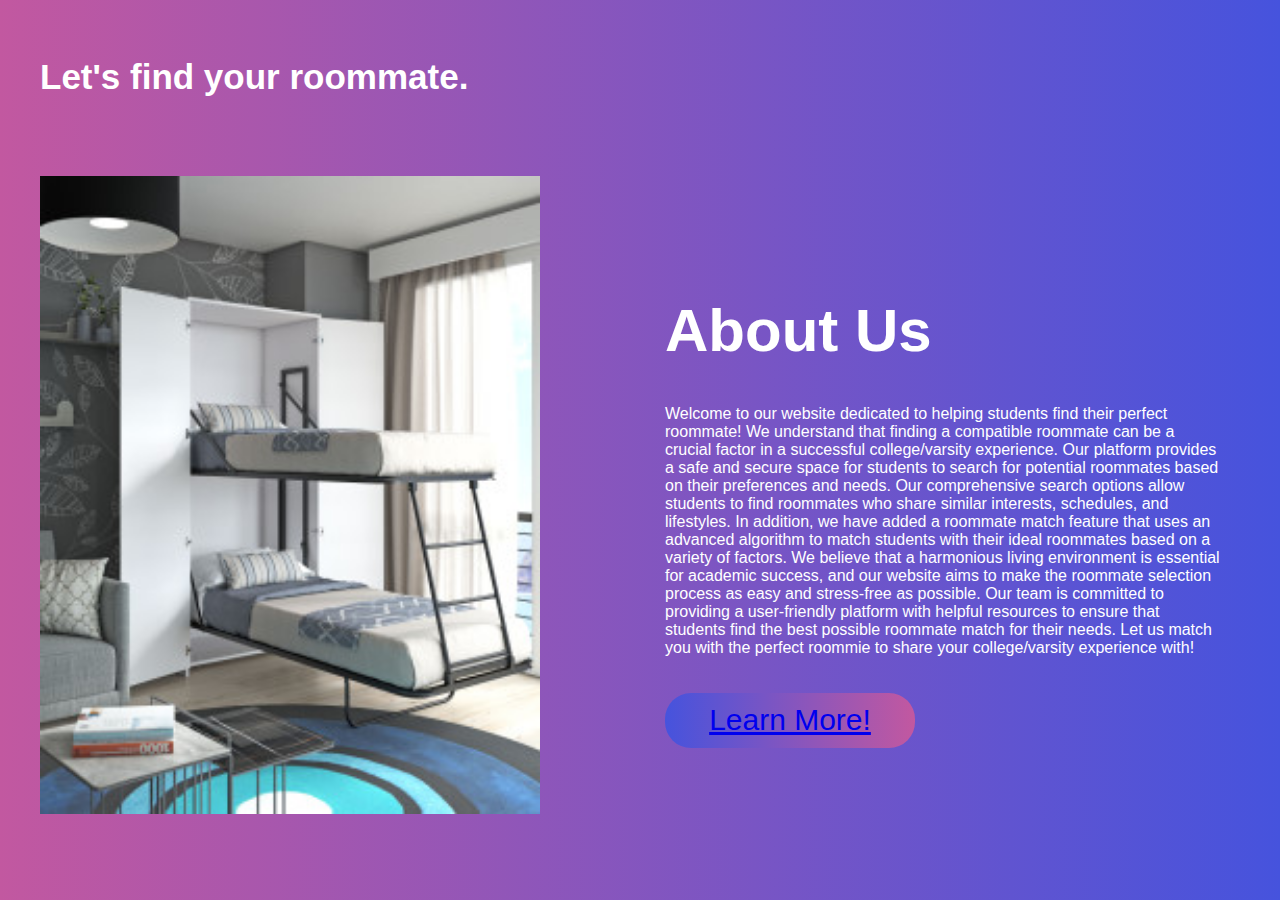
<file: AboutUsPage/index.html>
<!DOCTYPE html>
<html lang="en">
<head>
    <meta charset="UTF-8">
    <meta http-equiv="X-UA-Compatible" content="IE=edge">
    <meta name="viewport" content="width=device-width, initial-scale=1.0">
    <link rel="stylesheet" href="style.css">
    <link rel="stylesheet" href="https://stackpath.bootstrapcdn.com/font-awesome/4.7.0/css/font-awesome.min.css">
    <title>About Us</title>
</head>
<body>

    <div class="container">

    <div class="head">
        <div>
            <h2>Let's find your roommate.</h2>
        </div>

    </div>

    <div class="main">
    <div class="image">
        <img src="student_dorm.jpg" alt="studentRoom">
    </div>
    <div class="text">
        <h1>About Us</h1>
        <p>Welcome to our website dedicated to helping students find their perfect roommate! 
            We understand that finding a compatible roommate can be a crucial factor in a successful college/varsity experience. 
            Our platform provides a safe and secure space for students to search for potential roommates based on their preferences and needs. Our comprehensive search options allow students to find roommates who share similar interests, schedules, and lifestyles. 
            In addition, we have added a roommate match feature that uses an advanced algorithm to match students with their ideal roommates based on a variety of factors. We believe that a harmonious living environment is essential for academic success, and our website aims to 
            make the roommate selection process as easy and stress-free as possible. Our team is committed to providing a user-friendly platform with helpful resources to ensure that students find the best possible roommate 
            match for their needs. Let us match you with the perfect roommie to share your college/varsity experience with!</p>

            <button id="btn2"><a href="../MoreAboutUsPage/MoreUs.html">Learn More!</a></button>
        </div>

    </div>
    
    </div>
</body>
</html>
</file>
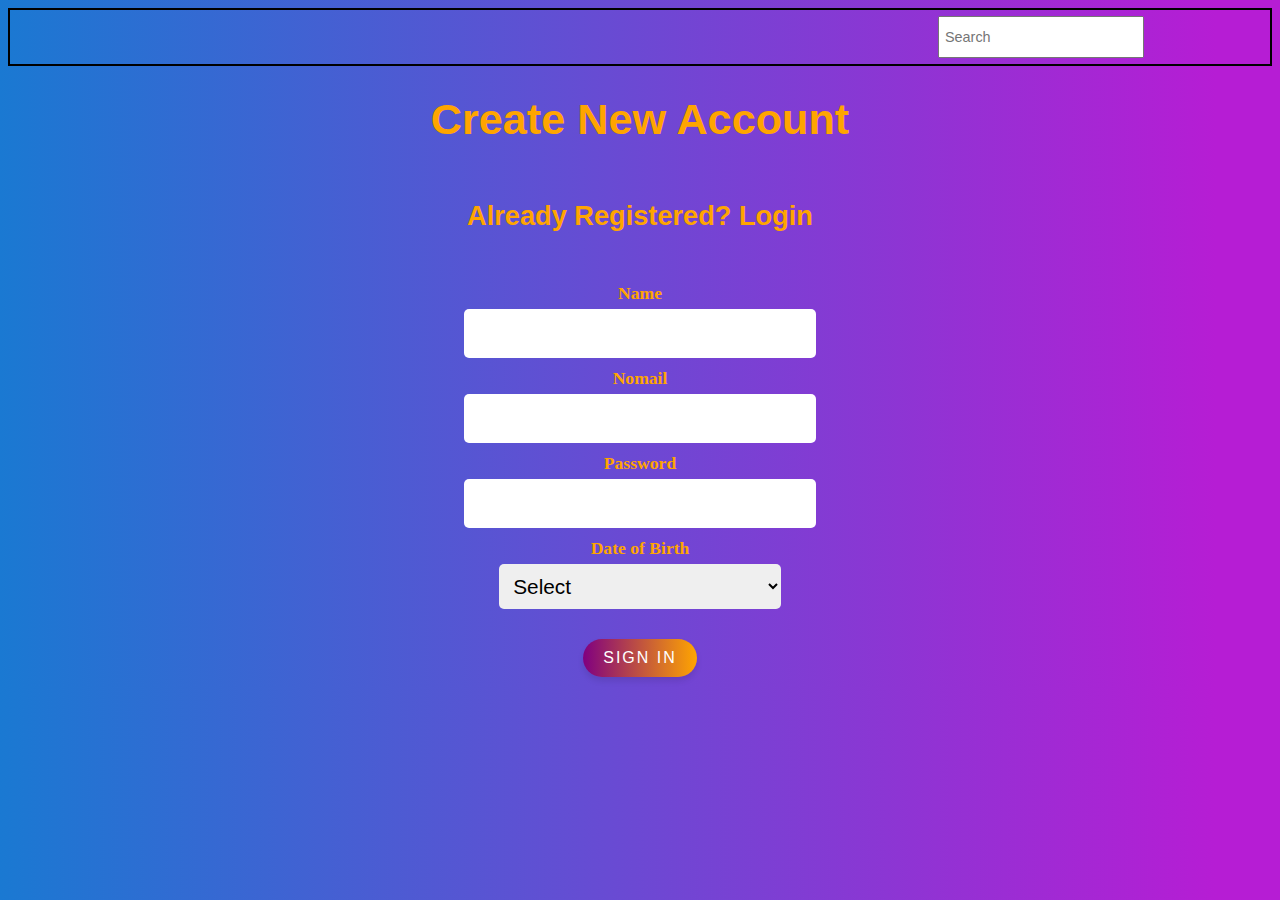
<file: Sign-In Page/index.html>
<!DOCTYPE html>
<html lang="en">
<head>
    <meta charset="UTF-8">
    <meta http-equiv="X-UA-Compatible" content="IE=edge">
    <meta name="viewport" content="width=device-width, initial-scale=1.0">
    <title>Sign-In</title>

    <link rel="stylesheet" href="style.css">

</head>
<body>

    <nav id="navigation">

        <input type="text" id="search-bar" placeholder="Search">

    </nav>

    <div id="center-div">

        <h1>Create New Account</h1>
        <h3>Already Registered? Login</h3>

        <form method="POST" id="center-form">

            <label for="name">Name</label>
            <input type="text" name="name" id="name" class="sign-in-inputs">

            <label for="email">Nomail</label>
            <input type="text" name="email" id="name" class="sign-in-inputs">

            <label for="password">Password</label>
            <input type="password" name="password" id="password" class="sign-in-inputs">

            <label for="dob">Date of Birth</label>
            <select name="dates" id="dates" class="sign-in-inputs">
                <option value="opt1">Select</option>
                <option value="opt2">Your</option>
                <option value="opt3">Date</option>
                <option value="opt4">Of</option>
                <option value="opt5">Birth</option>
            </select>

            <button id="sign-in-button">Sign In</button>

    </form>

    </div>
    
</body>
</html>
</file>
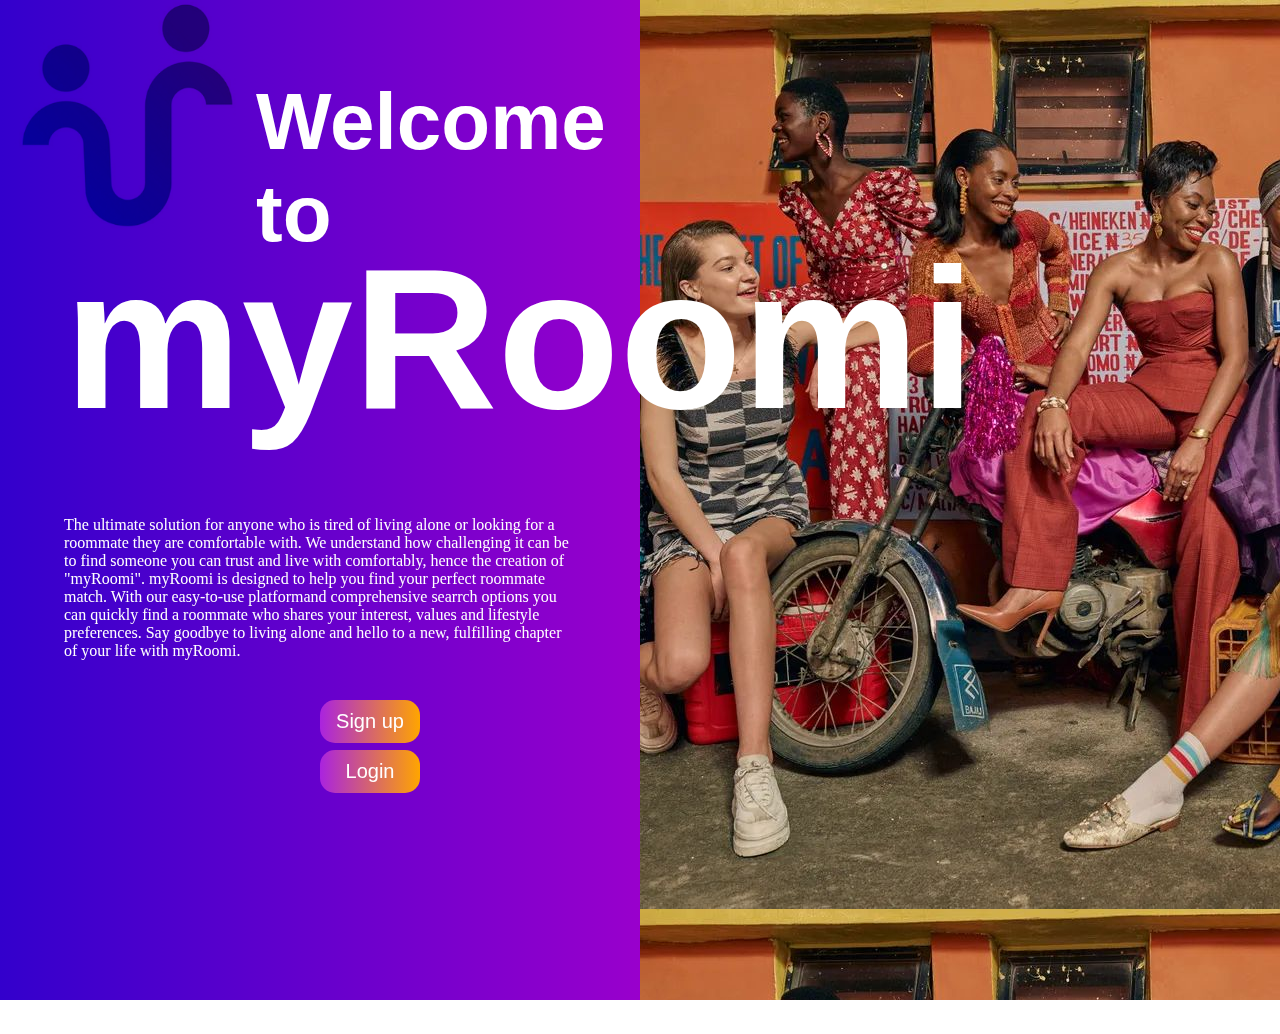
<file: WelcomePage/index.html>
<!DOCTYPE html>
<html lang="en">
<head>
    <meta charset="UTF-8">
    <meta http-equiv="X-UA-Compatible" content="IE=edge">
    <meta name="viewport" content="width=device-width, initial-scale=1.0">
    <title>Welcome Page</title>
    <link rel="stylesheet" href="style.css">
</head>
<body>
    
    <div class="holder">
        <div class="paragraph">

            <p class="image_container">
            </p>
            <img id="logo" src="logo.png" alt="">
            <h2>Welcome to</h2>
            <h1>myRoomi</h1>
            <p id="para1">
                The ultimate solution for anyone who is tired of living alone
                or looking for a roommate they are comfortable with. We 
                understand how challenging it can be to find someone you can trust and 
                live with comfortably, hence the creation of "myRoomi". 
                myRoomi is designed to help you find your perfect roommate match. With 
                our easy-to-use platformand comprehensive searrch options you can 
                quickly find a roommate who shares your interest, values and lifestyle
                preferences. Say goodbye to living alone and hello to a new, fulfilling
                chapter of your life with myRoomi.
            </p>

            <a href="../SignUpPage/index.php"><button type="submit" id="button1">Sign up</button></a>

            <br>

            <a href="../LogInPage/login.php"><button type="submit" id="button2">Login</button></a>

            </form>
        </div>
    </div> 
    
</body>
</html>
</file>
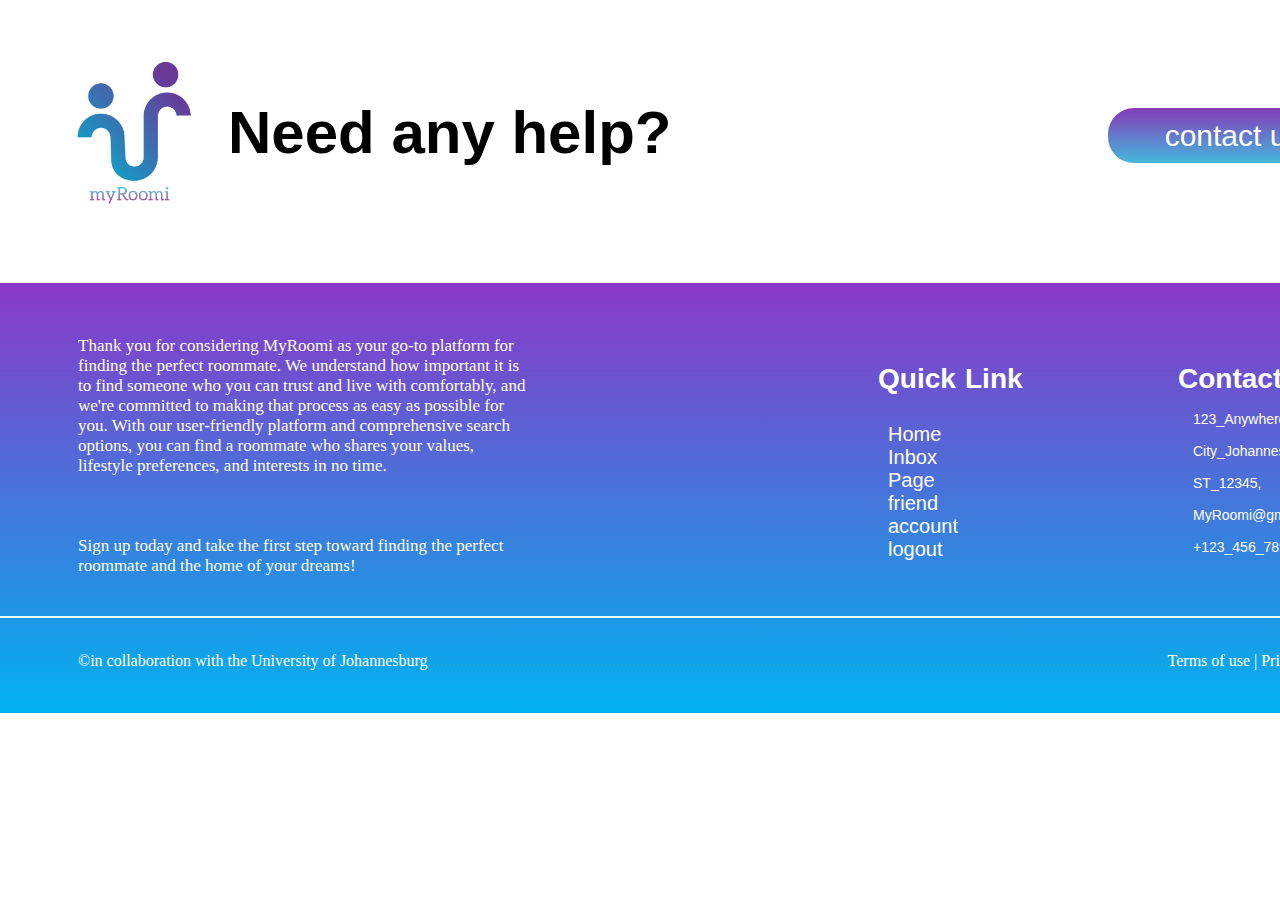
<file: Help page/hi.html>
<!DOCTYPE html>
<html lang="en">
<head>
    <meta charset="UTF-8">
    <meta http-equiv="X-UA-Compatible" content="IE=edge">
    <meta name="viewport" content="width=device-width, initial-scale=1.0">
    <title>Document</title>
    <link rel="stylesheet" href="style.css">
</head>
<body>
    
    <div class="div1">
        <img src="myRoomi logo.jpg" alt=""  style="height: 250px; width: 250px;">
        <h1>Need any help?</h1>
        <button>contact us</button>
    </div>

    <div class="div2">
        <div class="b">
            <p>Thank you for considering MyRoomi as your go-to platform for finding the perfect roommate. We understand how important it is to find someone who you can trust and live with comfortably, and we're committed to making that process as easy as possible for you. With our user-friendly platform and comprehensive search options, you can find a roommate who shares your values, lifestyle preferences, and interests in no time. <br>
               <br><br><br>Sign up today and take the first step toward finding the perfect roommate and the home of your dreams!</p>

               <p id="p4">Quick </p>
               <p id="p5">Link </p>
               <p id="p6">Contact</p>
               <p id="p7">Us</p>

               <a href="">Home</a>
               <a href="">Inbox</a>
               <a href="">Page</a>
               <a href="">friend</a>
               <a href="">account</a>
               <a href="">logout</a>

               <div id="hey">
                <p id="p8">123_Anywhere_St,<br><br> City_Johannesburg, <br><br> ST_12345, <br><br> MyRoomi@gmail.com, <br><br> +123_456_7890 </p>
               </div>

        </div>

        <footer>
            <br>
            <p id="p3">©in collaboration with the University of Johannesburg <span id="span">........................................................................................................................................................................................</span>Terms of use | Privacy Environmental Policy</p>
        </footer>
        
    </div>


</body>
</html>
</file>
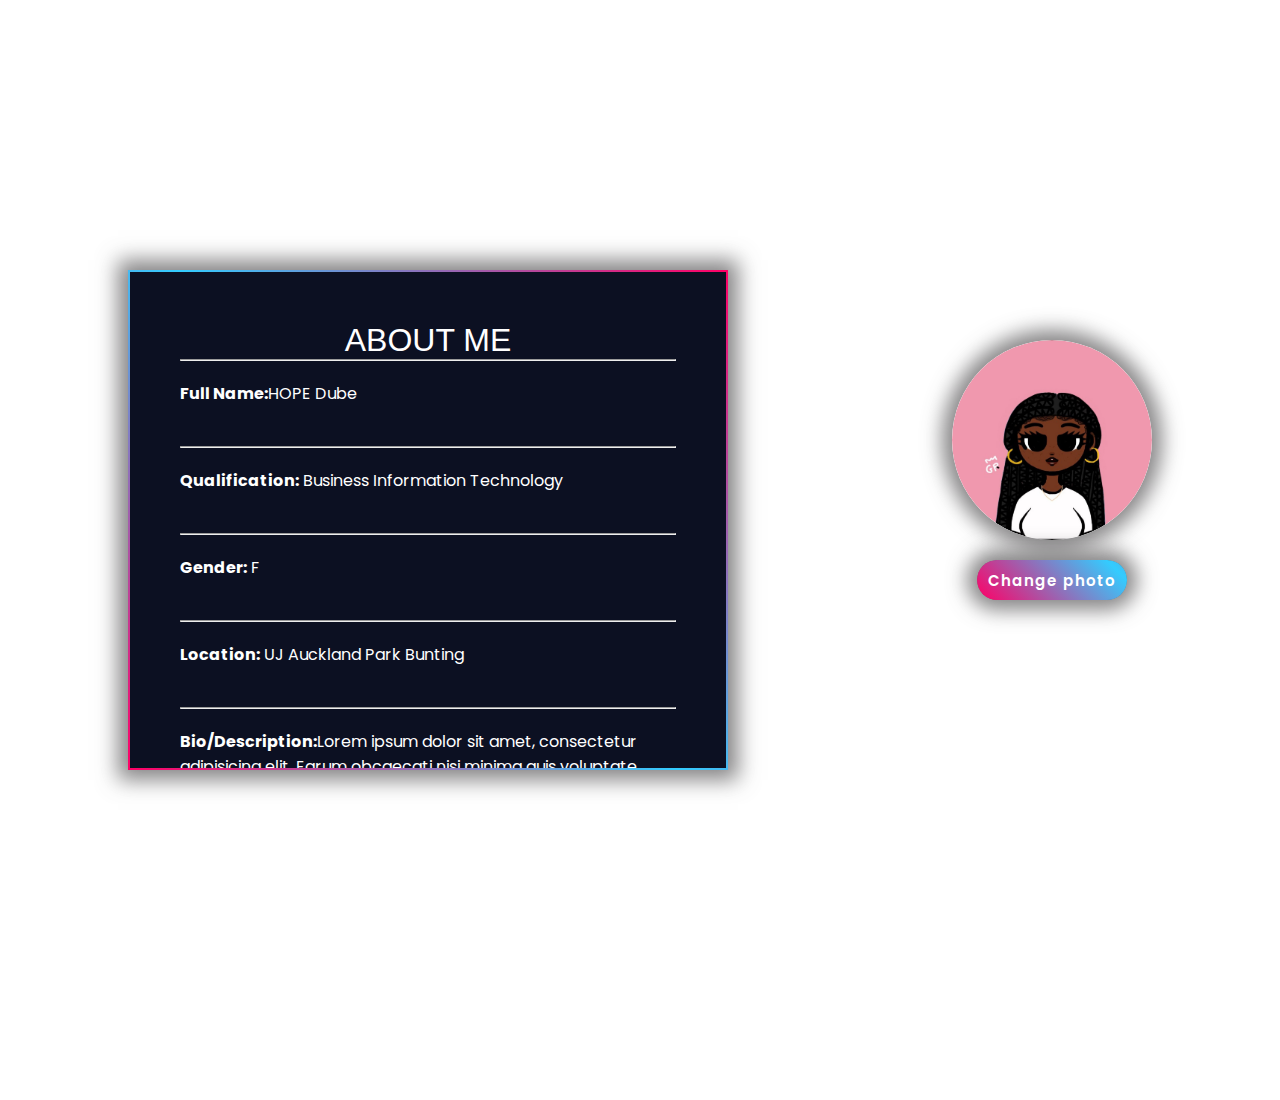
<file: MatchesPage/account.html>
<!DOCTYPE html>
<html lang="en">
<head>
    <meta charset="UTF-8">
    <meta http-equiv="X-UA-Compatible" content="IE=edge">
    <meta name="viewport" content="width=device-width, initial-scale=1.0">
    <title>my account</title>
    <link rel="stylesheet" href="styleMyAccountPage.css">
    <link href='https://unpkg.com/boxicons@2.1.4/css/boxicons.min.css' rel='stylesheet'>
</head>
<body>
    <header class="header">
        <img class="logo" src="logoMyRoomi.png"> 
        
        <nav class="navbar">
            <a href="../HomePage/home.php" style="--i:1;">Home</a>
            <a href="AboutUsPage/moreaboutUs.html" style="--i:2;">About Us</a>
            <a href="#" style="--i:3;">Help</a>
            <a href="matches" style="--i:4;">Matches</a>
            <a href="../AccountPage/account.php" style="--i:5;" class="active">Account</a>
            <a href="../SignUpPage/index.php" style="--i:7;">Logout</a>
        </nav>
    </header>

    <section class="profile">
        <div class="profile-content">
            <h3 style="text-align: center; font-family: Impact, Haettenschweiler, 'Arial Narrow Bold', sans-serif;">ABOUT ME</h3>
            <hr>
            <p class="mb-0"><strong class="pr-1">Full Name:</strong>HOPE Dube</p> 
            <hr>          
            <p class="mb-0"><strong class="pr-1">Qualification:</strong> Business Information Technology</p> 
            <hr>
            <p class="mb-0"><strong class="pr-1">Gender:</strong> F</p> 
            <hr>
            <p class="mb-0"><strong class="pr-1">Location:</strong> UJ Auckland Park Bunting</p> 
            <hr>
            <p class="mb-0"><strong class="pr-1">Bio/Description:</strong>Lorem ipsum dolor sit amet, consectetur adipisicing elit. 
                Earum obcaecati nisi minima quis voluptate ratione. 
                Aut voluptatum modi pariatur porro fugiat officiis quia fugit eligendi odit deserunt, 
                eaque distinctio? Minus! </p>
                <hr>
            <p class="mb-0"><strong class="pr-1">Interests/Hobbies:</strong>I love experiencing new cultures and trying new cuisines</p> 
            <hr>
            <p class="mb-0"><strong class="pr-1">Preferences and Compatibility:</strong>Looking for a roommate who is easygoing, respectful.</p> 
            <hr>
            <p class="mb-0"><strong class="pr-1">Compatibility Factors:</strong> I prefer a clean and organized living space and appreciate roommates who clean up after themselves. I'm a non-smoker.</p> 
             
        </div>

        <div class="profile-img">
            <div class="glowing-circle">
                <span></span>
                <span></span>
                <div class="image">
                    <img src="avatar.jpg" alt="profilePic">  
                </div>
            </div>
            <div class="file btn" style="text-align: center;" onclick="openFilePicker()">Change photo</div> 
            <input type="file" id="filePicker" style="display: none;">
        </div>
    </section>

    <script>

        function openFilePicker() {
            var filePicker = document.getElementById('filePicker');
            filePicker.click();
        }
    </script>
</body>
</html>
</file>
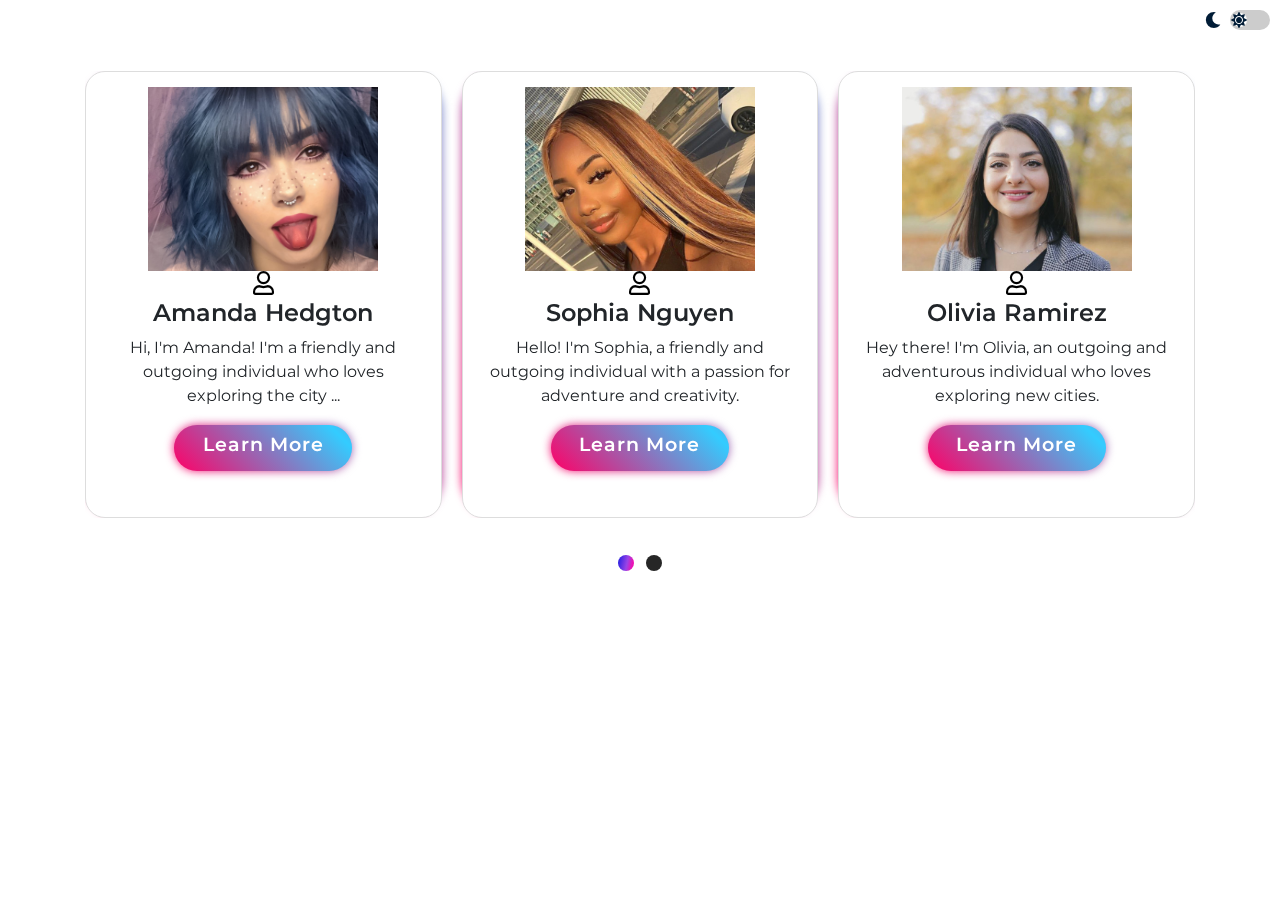
<file: MatchesPage/matches.html>
<!DOCTYPE html>
<html lang="en">
<head>
	<meta charset="UTF-8">
	<title>MATCHES</title>
	<link href="https://fonts.googleapis.com/css2?family=Montserrat:wght@400;600&display=swap" rel="stylesheet">
	<link href="https://fonts.googleapis.com/css2?family=Allura&display=swap" rel="stylesheet">
	<link href="https://cdnjs.cloudflare.com/ajax/libs/twitter-bootstrap/4.6.0/css/bootstrap.min.css" rel="stylesheet">
	<link href="https://cdnjs.cloudflare.com/ajax/libs/OwlCarousel2/2.3.4/assets/owl.carousel.min.css" rel="stylesheet">
	<link href="https://cdnjs.cloudflare.com/ajax/libs/font-awesome/5.15.3/css/all.min.css" rel="stylesheet" >

	<link href="styleMatchesPage.css" rel="stylesheet">
</head>
<body>
	<header class="navbar">
        <nav>
            <a href="../HomePage/home.php" style="--i:1;">home</a>
            <a href="../AboutUsPage/moreaboutUs.html" style="--i:2;">about us</a>
            <a href="../HelpPage/hi.html" style="--i:3;">help</a>
			<a href="../MatchesPage/matches.html" style="--i:4;" class="active">matches</a>
            <a href="../AccountPage/account.php" style="--i:4;">my account</a>
        </nav>
        <div class="theme-toggle">
            <label class="switch">
                <input type="checkbox" id="themeToggle">
                <span class="slider round"></span>
                <span class="mode-icons"><i class="fas fa-moon"></i><i class="fas fa-sun"></i></span>
            </label>
        </div>

    </header>
		<div class="suggestion-box">
			<div class="container">
				<div class="row">
					<div class="col-lg-12">
						<div class="matches-slider owl-carousel">
							<div class="single-box text-center">
                                <ion-slide ng-cloak class="content">
                                    <div class="img-area"><img alt="" class="img-fluid move-animation" src="girl1.JPG"></div>
										<div>
											<i class="friend-request far fa-user" id="friend-request"></i>
										</div>
                                    
                                </ion-slide>
								<div class="info-area">
									<h4>Amanda Hedgton</h4>
									<p>Hi, I'm Amanda! I'm a friendly and outgoing individual who loves exploring the city ...</p><a class="btn" href="peopleprofile1.html">Learn More</a>
								</div>
							</div>
							<div class="single-box text-center">
                                <ion-slide ng-cloak class="content">

                                    <div class="img-area"><img alt="" class="img-fluid move-animation" src="girl2.jpg"></div>
									<div>
										<i class="friend-request far fa-user" id="friend-request"></i>
									</div>
                                    
                                </ion-slide>
								<div class="info-area">
									<h4>Sophia Nguyen</h4>
									<p>Hello! I'm Sophia, a friendly and outgoing individual with a passion for adventure and creativity.</p><a class="btn" href="peopleprofile2.html">Learn More</a>
								</div>
							</div>
							<div class="single-box text-center">
                                <ion-slide ng-cloak class="content">
                                    <div class="img-area"><img alt="" class="img-fluid move-animation" src="girl3.jpg"></div>
									<div>
										<i class="friend-request far fa-user" id="friend-request"></i>
									</div>
                                    
                                </ion-slide>
                                <div class="info-area">
									<h4>Olivia Ramirez</h4>
									<p>Hey there! I'm Olivia, an outgoing and adventurous individual who loves exploring new cities.</p><a class="btn" href="peopleprofile3.html">Learn More</a>
								</div>
							</div>
							<div class="single-box text-center">
                                <ion-slide ng-cloak class="content">
                                    <div class="img-area"><img alt="" class="img-fluid move-animation" src="boy1.jpg"></div>
									<div>
										<i class="friend-request far fa-user" id="friend-request"></i>
									</div>
                                    
                                </ion-slide>
								<div class="info-area">
									<h4>David Anderson</h4>
									<p>Hey there! I'm David, a laid-back and easygoing guy who loves the Joburg lifestyle.</p><a class="btn" href="peopleprofile4.html">Learn More</a>
								</div>
							</div>
							<div class="single-box text-center">
                                <ion-slide ng-cloak class="content">
                                    <div class="img-area"><img alt="" class="img-fluid move-animation" src="boy2.jpg"></div>
									<div>
										<i class="friend-request far fa-user" id="friend-request"></i>
									</div>
                                    
                                </ion-slide>
								<div class="info-area">
									<h4>Ethan Thompson</h4>
									<p>Hey! I'm Ethan, a laid-back and friendly guy with a passion for music and technology.</p><a class="btn" href="peopleprofile5.html">Learn More</a>
								</div>
							</div>
                            <div class="single-box text-center">
                                <ion-slide ng-cloak class="content">
                                    <div class="img-area"><img alt="" class="img-fluid move-animation" src="boy3.jpg"></div>
									<div>
										<i class="friend-request far fa-user" id="friend-request"></i>
									</div>
                                    
                                </ion-slide>
								<div class="info-area">
									<h4>Benjamin Lee</h4>
									<p>Hello there! I'm Benjamin, a friendly and easy-to-get-along-with guy who's passionate about outdoor...</p><a class="btn" href="peopleprofile6.html">Learn More</a>
								</div>
							</div>
						</div>
					</div>
				</div>
			</div>
		</div>
	</section>
	<script src="https://cdnjs.cloudflare.com/ajax/libs/jquery/3.6.0/jquery.min.js">
	</script> 
	<script src="https://cdnjs.cloudflare.com/ajax/libs/OwlCarousel2/2.3.4/owl.carousel.min.js">
	</script> 
	<script src="https://cdnjs.cloudflare.com/ajax/libs/twitter-bootstrap/4.6.0/js/bootstrap.min.js">
	</script> 
<script>
    $(document).ready(function() {
        $('.matches-slider').owlCarousel({
            loop: true,            
            nav: false,
            autoplay: true,
            autoplayTimeout: 5000,
            smartSpeed: 450,
            margin: 20,
            responsive: {
                0: {
                    items: 1
                },
                768: {
                    items: 2
                },
                991: {
                    items: 3
                },
                1200: {
                    items: 3
                },
                1920: {
                    items: 3
                }
            }
        });

        // Mute this out to avoid errors

		/*$(".friend-request").click(function() {
            sendFriendRequest();
        });*/
    });

	function toggleDarkMode() {
    const body = document.querySelector('body');
    body.classList.toggle('dark-mode');
	}
	$(".friend-request").click(function() {
    showSlideBox("Do you want to confirm the friend request or cancel?", function() {
        
        console.log("Friend request confirmed!");
    }, function() {
        
        console.log("Friend request canceled!");
    });
});
function showSlideBox(message, onConfirm, onCancel, toastMessage) {

    const slideBox = document.createElement("div");
    slideBox.className = "slide-box";
    slideBox.innerHTML = `
        <p class="message">${message}</p>
        <div class="buttons">
            <button class="confirm">Confirm</button>
            <button class="cancel">Cancel</button>
        </div>
    `;
    document.body.appendChild(slideBox);

    setTimeout(() => {
        slideBox.classList.add("show");
    }, 100);

    const confirmButton = slideBox.querySelector(".confirm");
    const cancelButton = slideBox.querySelector(".cancel");

    confirmButton.addEventListener("click", () => {
        slideBox.classList.remove("show");
        setTimeout(() => {
            document.body.removeChild(slideBox);
            if (typeof onConfirm === "function") {
                onConfirm();
            }
        }, 300);
    });

    cancelButton.addEventListener("click", () => {
        slideBox.classList.remove("show");
        setTimeout(() => {
            document.body.removeChild(slideBox);
            if (typeof onCancel === "function") {
                onCancel();
            }
        }, 300);
    });
}


	const themeToggle = document.getElementById('themeToggle');
	themeToggle.addEventListener('change', toggleDarkMode);

</script>
</body>
</html>
</file>
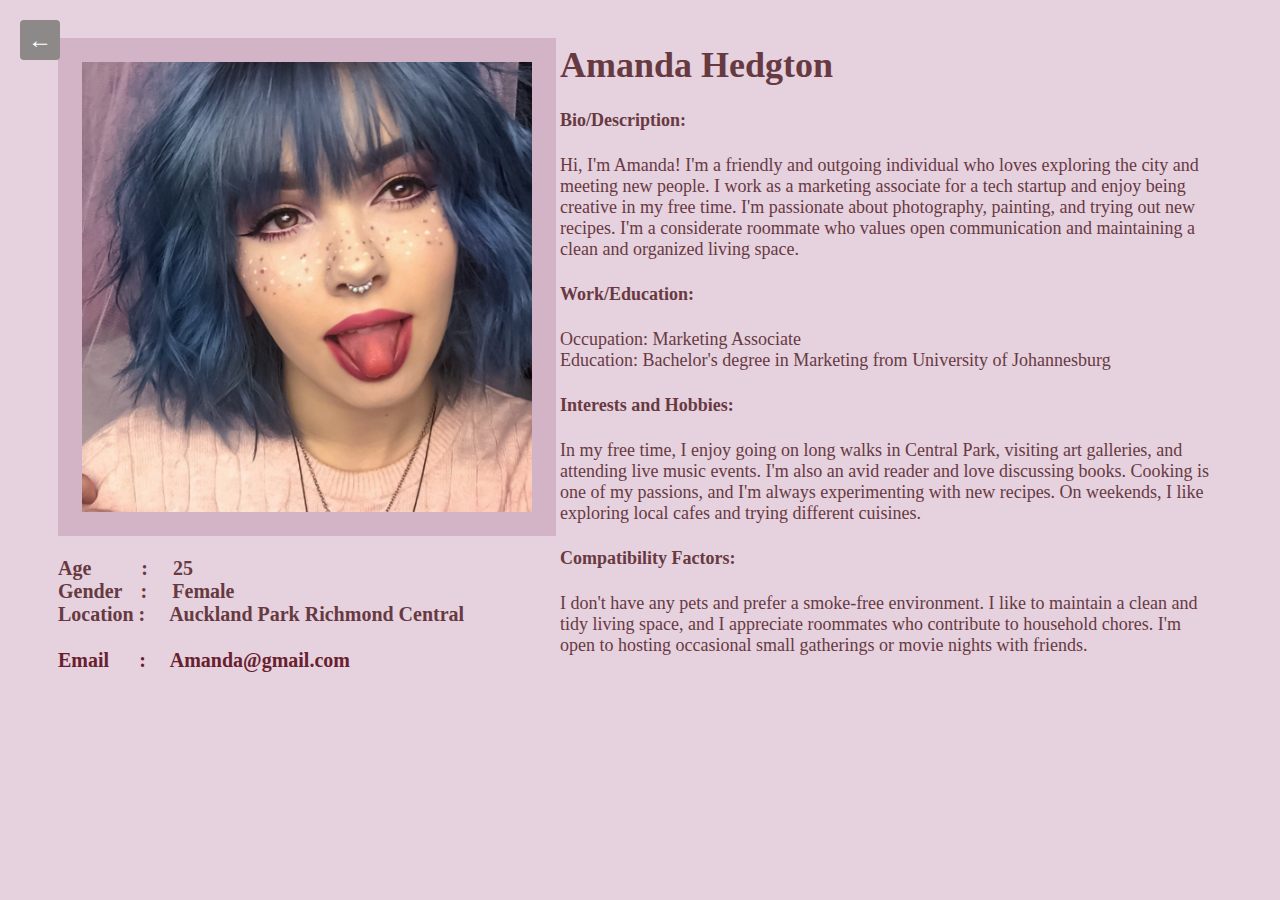
<file: MatchesPage/peopleprofile1.html>
<!DOCTYPE html>
<html lang="en">
<head>
    <meta charset="UTF-8">
    <meta http-equiv="X-UA-Compatible" content="IE=edge">
    <meta name="viewport" content="width=device-width, initial-scale=1.0">
    <title>Document</title>
    <link rel="stylesheet" href="peopleprofile1.css">
</head>
<body>
    <a href="#" onclick="history.go(-1)" class="goback">&#8592;</a>

        <div class="part1">
            <img src="girl1.JPG" alt="">
            <h2>Age  <span>.........</span>: <span>...</span>   25 <br>
            Gender<span>....</span>:    <span>...</span> Female <br>
            Location<span>.</span>:  <span>...</span> Auckland Park Richmond Central <br> <br>
            <a href="">Email  <span>.....</span>:  <span>...</span> Amanda@gmail.com</a>
        </h2>
        </div>

        <div class="part2">
                <h1>Amanda Hedgton</h1>
                <p><h4>Bio/Description:</h4>
                    Hi, I'm Amanda! I'm a friendly and outgoing individual who loves exploring the city and meeting new people. I work as a marketing associate for a tech startup and enjoy being creative in my free time. I'm passionate about photography, painting, and trying out new recipes. I'm a considerate roommate who values open communication and maintaining a clean and organized living space.</p>
                <p><h4>Work/Education: </h4>
                    Occupation: Marketing Associate <br>
                    Education: Bachelor's degree in Marketing from University of Johannesburg</p>
                <p><h4>Interests and Hobbies:</h4> 
                    In my free time, I enjoy going on long walks in Central Park, visiting art galleries, and attending live music events. I'm also an avid reader and love discussing books. Cooking is one of my passions, and I'm always experimenting with new recipes. On weekends, I like exploring local cafes and trying different cuisines.</p>
                            <p><h4>Compatibility Factors:</h4> 
                     I don't have any pets and prefer a smoke-free environment. I like to maintain a clean and tidy living space, and I appreciate roommates who contribute to household chores. I'm open to hosting occasional small gatherings or movie nights with friends.</p>   
        </div>
</body>
</html>
</file>
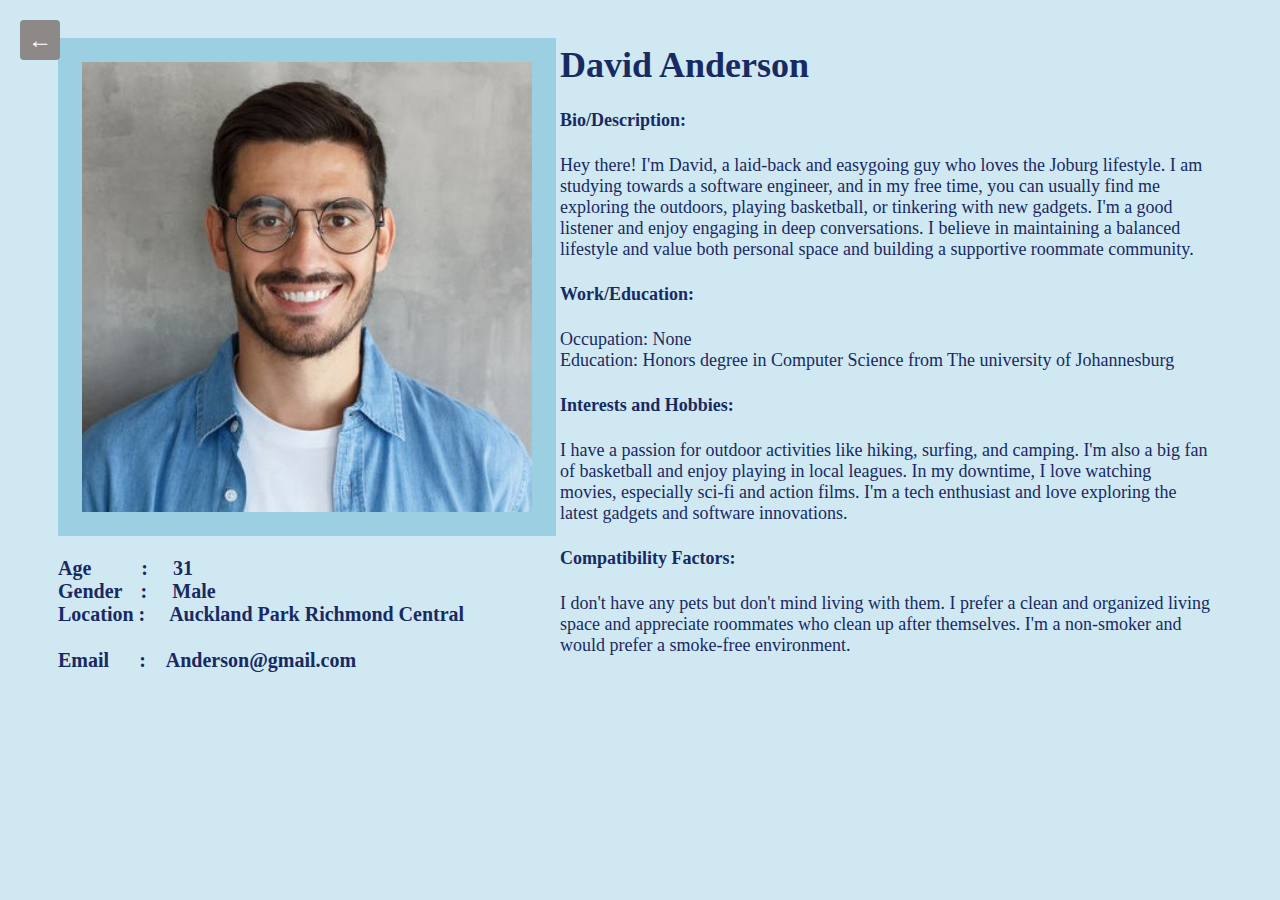
<file: MatchesPage/peopleprofile4.html>
<!DOCTYPE html>
<html lang="en">
<head>
    <meta charset="UTF-8">
    <meta http-equiv="X-UA-Compatible" content="IE=edge">
    <meta name="viewport" content="width=device-width, initial-scale=1.0">
    <title>Document</title>
    <link rel="stylesheet" href="peopleprofile4.css">
</head>
<body>
    <a href="#" onclick="history.go(-1)" class="goback">&#8592;</a>
     <div class="part1">
        <img src="boy1.jpg" alt="">
        <h2>
            <h2>Age  <span>.........</span>: <span>...</span>   31 <br>
                Gender<span>....</span>:    <span>...</span> Male <br>
                Location<span>.</span>:  <span>...</span> Auckland Park Richmond Central <br> <br>
                <a href="">Email  <span>.....</span>:  <span>...</span>Anderson@gmail.com</a>
            </h2>
     </div>

    <div class="part2">
            <h1>David Anderson</h1>
            <p><h4>Bio/Description:</h4>
                Hey there! I'm David, a laid-back and easygoing guy who loves the Joburg lifestyle. I am studying towards a software engineer, and in my free time, you can usually find me exploring the outdoors, playing basketball, or tinkering with new gadgets. I'm a good listener and enjoy engaging in deep conversations. I believe in maintaining a balanced lifestyle and value both personal space and building a supportive roommate community.</p>
            <p><h4>Work/Education: </h4>
                Occupation: None <br>
                Education: Honors degree in Computer Science from The university of Johannesburg </p>
            <p><h4>Interests and Hobbies:</h4> 
                I have a passion for outdoor activities like hiking, surfing, and camping. I'm also a big fan of basketball and enjoy playing in local leagues. In my downtime, I love watching movies, especially sci-fi and action films. I'm a tech enthusiast and love exploring the latest gadgets and software innovations.</p>
                        <p><h4>Compatibility Factors:</h4> 
                I don't have any pets but don't mind living with them. I prefer a clean and organized living space and appreciate roommates who clean up after themselves. I'm a non-smoker and would prefer a smoke-free environment.</p>   
    </div>
</body>
</html>
</file>
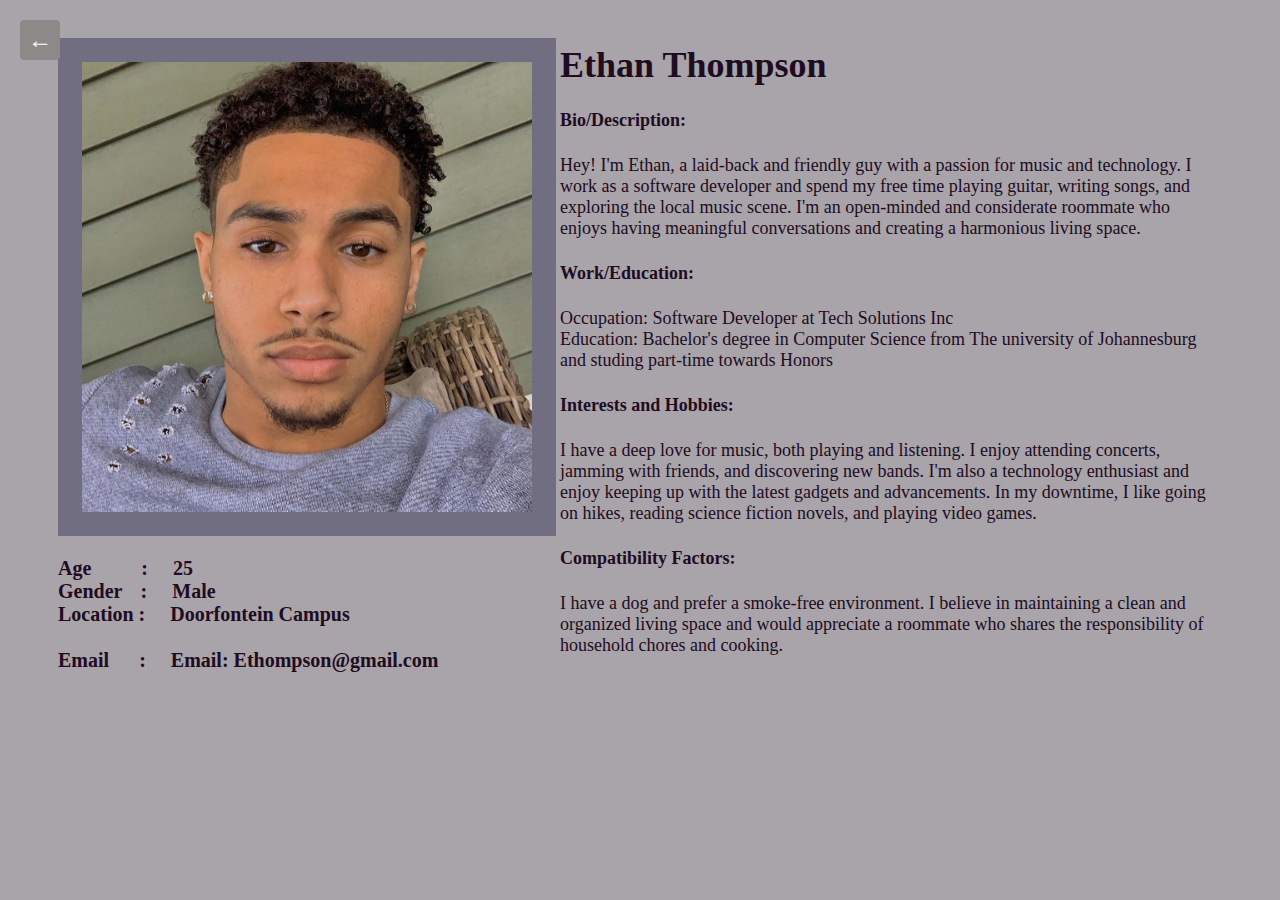
<file: MatchesPage/peopleprofile5.html>
<!DOCTYPE html>
<html lang="en">
<head>
    <meta charset="UTF-8">
    <meta http-equiv="X-UA-Compatible" content="IE=edge">
    <meta name="viewport" content="width=device-width, initial-scale=1.0">
    <title>Document</title>
    <link rel="stylesheet" href="peopleprofile5.css">
</head>
<body>
    <a href="#" onclick="history.go(-1)" class="goback">&#8592;</a>
    <div class="part1">
        <img src="boy2.jpg" alt="">
        <h2>Age  <span>.........</span>: <span>...</span>   25 <br>
            Gender<span>....</span>:    <span>...</span> Male <br>
            Location<span>.</span>:  <span>...</span> Doorfontein Campus <br> <br>
            <a href="">Email  <span>.....</span>:  <span>...</span> Email: Ethompson@gmail.com</a>
        </h2>
    </div>

    <div class="part2">
                <h1>Ethan Thompson</h1>
            <p><h4>Bio/Description:</h4>
                Hey! I'm Ethan, a laid-back and friendly guy with a passion for music and technology. I work as a software developer and spend my free time playing guitar, writing songs, and exploring the local music scene. I'm an open-minded and considerate roommate who enjoys having meaningful conversations and creating a harmonious living space.</p>
            <p><h4>Work/Education: </h4>
                Occupation: Software Developer at Tech Solutions Inc <br>
                Education: Bachelor's degree in Computer Science from The university of Johannesburg and studing part-time towards Honors</p>
            <p><h4>Interests and Hobbies:</h4> 
                I have a deep love for music, both playing and listening. I enjoy attending concerts, jamming with friends, and discovering new bands. I'm also a technology enthusiast and enjoy keeping up with the latest gadgets and advancements. In my downtime, I like going on hikes, reading science fiction novels, and playing video games.</p>
                       <p><h4>Compatibility Factors:</h4> 
                I have a dog and prefer a smoke-free environment. I believe in maintaining a clean and organized living space and would appreciate a roommate who shares the responsibility of household chores and cooking.</p>   
    </div>
</body>
</html>
</file>
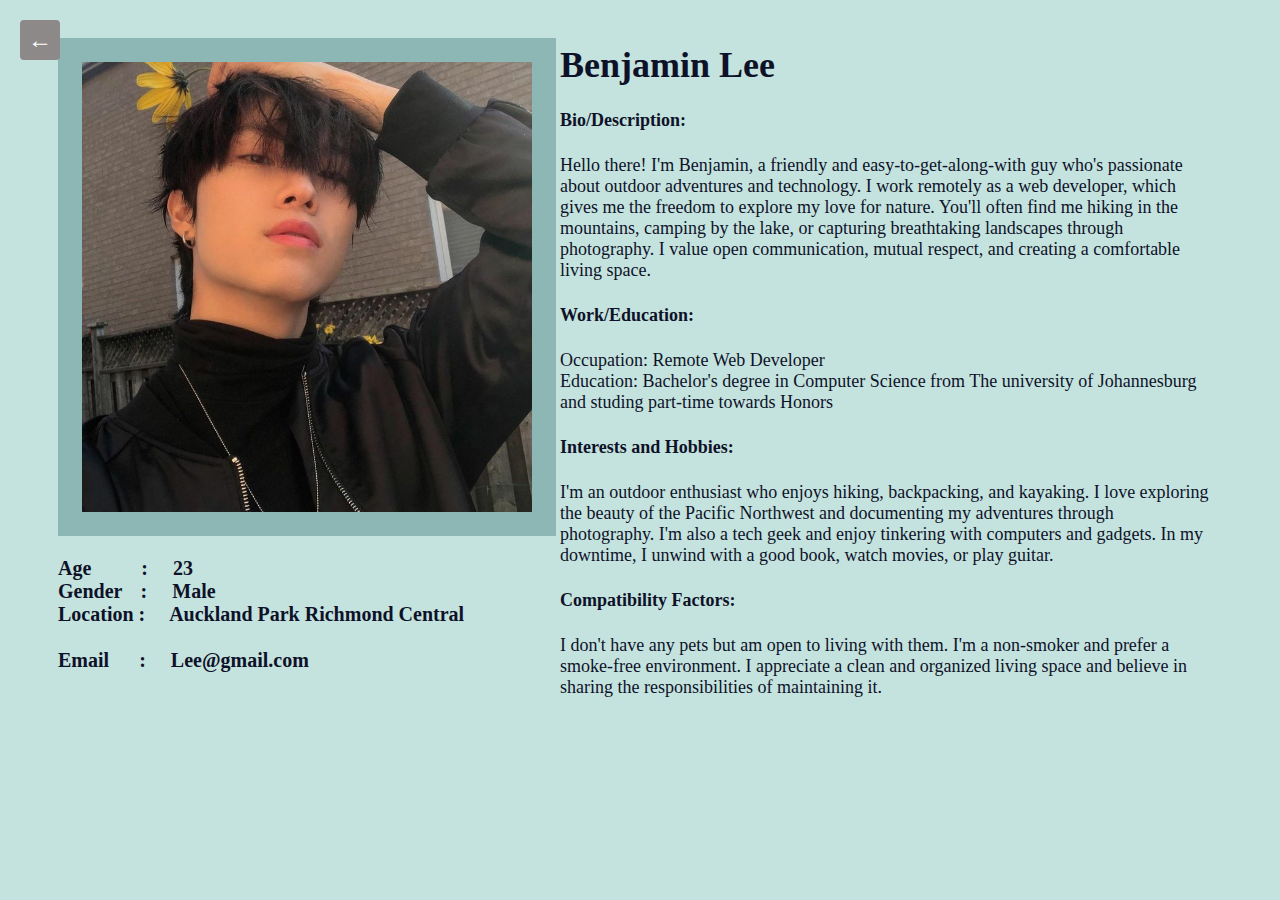
<file: MatchesPage/peopleprofile6.html>
<!DOCTYPE html>
<html lang="en">
<head>
    <meta charset="UTF-8">
    <meta http-equiv="X-UA-Compatible" content="IE=edge">
    <meta name="viewport" content="width=device-width, initial-scale=1.0">
    <title>Document</title>
    <link rel="stylesheet" href="peopleprofile6.css">
</head>
<body>
    <a href="#" onclick="history.go(-1)" class="goback">&#8592;</a>
    <div class="part1">
        <img src="boy3.jpg" alt="">
        <h2>Age  <span>.........</span>: <span>...</span>   23 <br>
            Gender<span>....</span>:    <span>...</span> Male <br>
            Location<span>.</span>:  <span>...</span> Auckland Park Richmond Central <br> <br>
            <a href="">Email  <span>.....</span>:  <span>...</span> Lee@gmail.com</a>
        </h2>
    </div>

    <div class="part2">
            <h1> Benjamin Lee</h1>
            <p><h4>Bio/Description:</h4>
                Hello there! I'm Benjamin, a friendly and easy-to-get-along-with guy who's passionate about outdoor adventures and technology. I work remotely as a web developer, which gives me the freedom to explore my love for nature. You'll often find me hiking in the mountains, camping by the lake, or capturing breathtaking landscapes through photography. I value open communication, mutual respect, and creating a comfortable living space.</p>
            <p><h4>Work/Education: </h4>
                Occupation: Remote Web Developer <br>
                Education: Bachelor's degree in Computer Science from The university of Johannesburg and studing part-time towards Honors</p>
            <p><h4>Interests and Hobbies:</h4> 
                I'm an outdoor enthusiast who enjoys hiking, backpacking, and kayaking. I love exploring the beauty of the Pacific Northwest and documenting my adventures through photography. I'm also a tech geek and enjoy tinkering with computers and gadgets. In my downtime, I unwind with a good book, watch movies, or play guitar.</p>
                        <p><h4>Compatibility Factors:</h4> 
                I don't have any pets but am open to living with them. I'm a non-smoker and prefer a smoke-free environment. I appreciate a clean and organized living space and believe in sharing the responsibilities of maintaining it.</p>   
    </div>
</body>
</html>
</file>
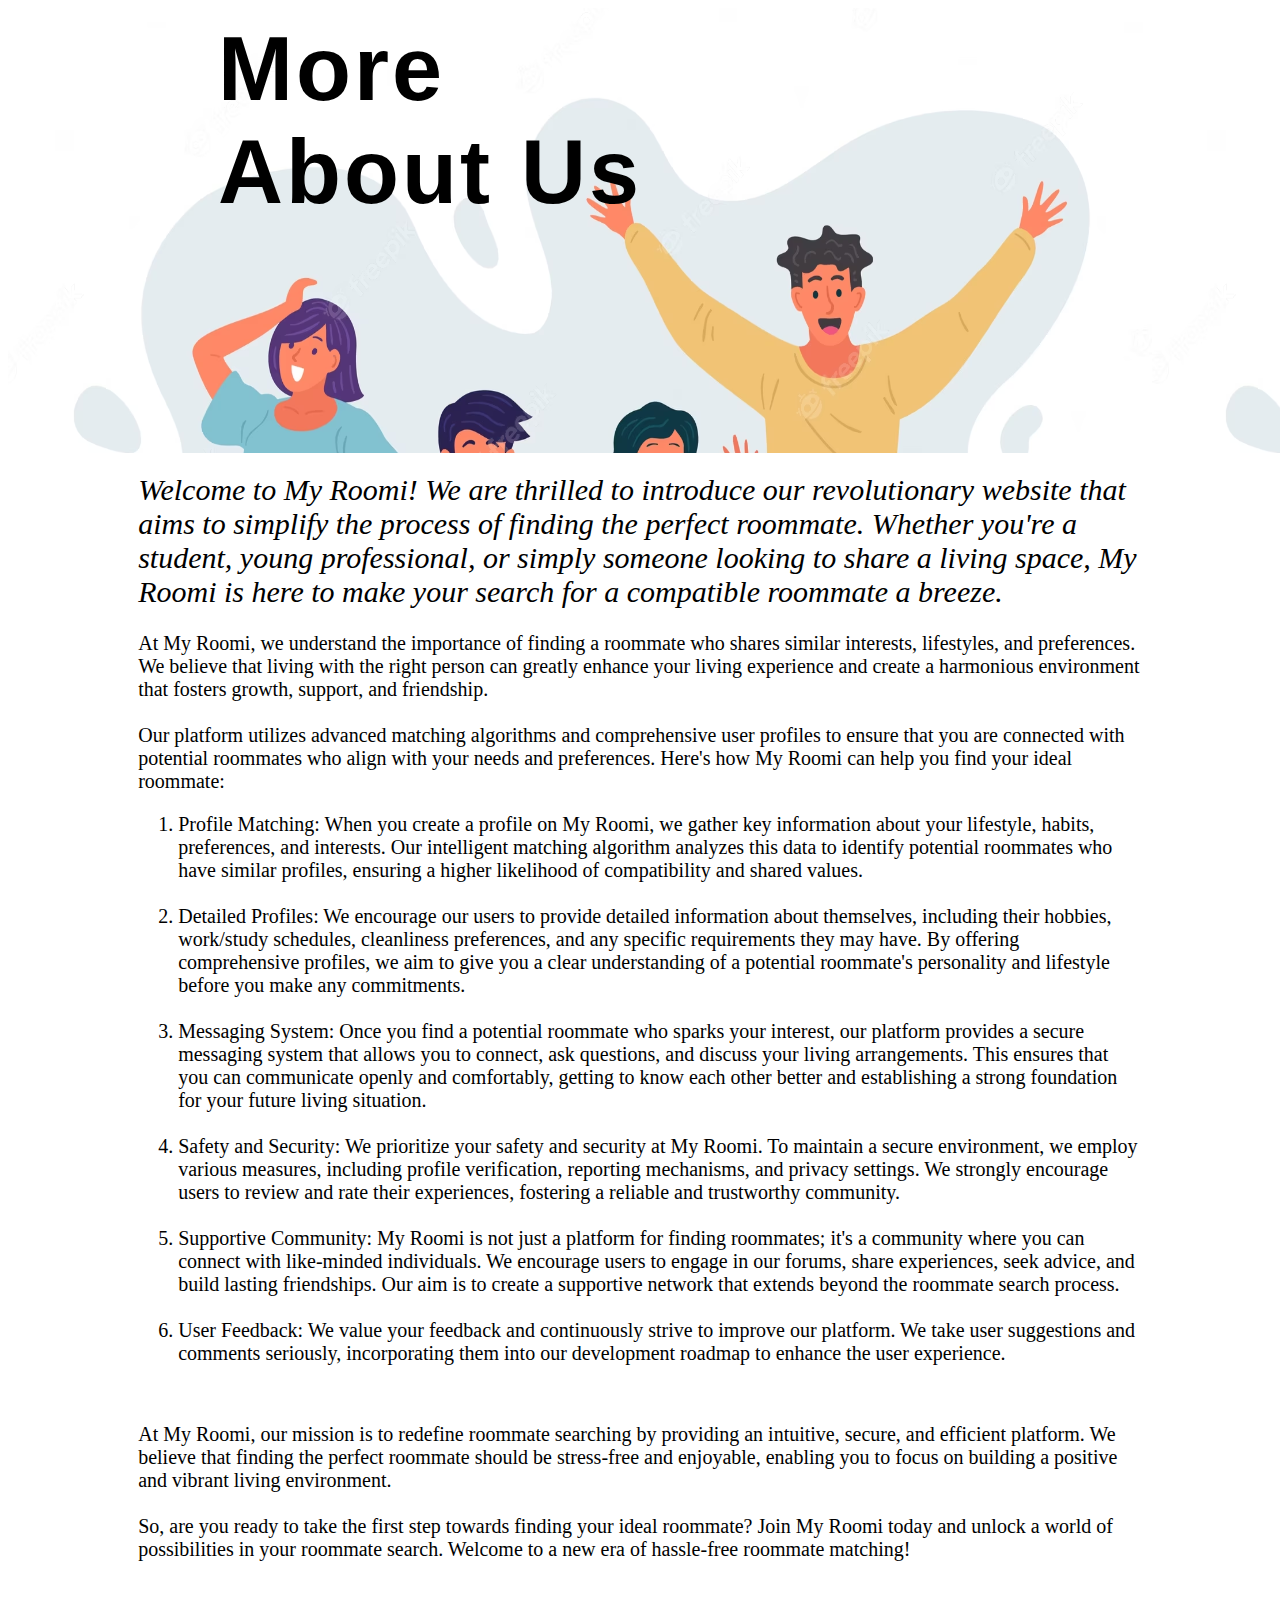
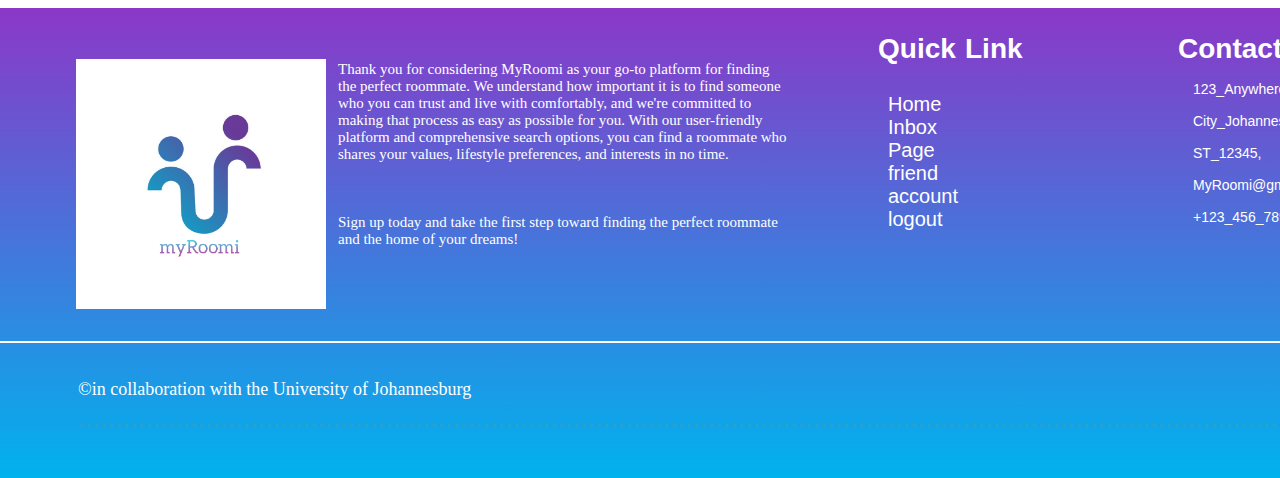
<file: MoreAboutUsPage/MoreUs.html>
<!DOCTYPE html>
<html lang="en">
<head>
    <meta charset="UTF-8">
    <meta http-equiv="X-UA-Compatible" content="IE=edge">
    <meta name="viewport" content="width=device-width, initial-scale=1.0">
    <link rel="stylesheet" href="moreaboutUs.css">
    <title>Document</title>
</head>
<body>
    
    <div class="header">
        <h1 id="headerid">More About Us</h1>
    </div>

    <p id="p11"><span>  Welcome to My Roomi! We are thrilled to introduce our revolutionary website that aims to simplify the process of finding the perfect roommate. Whether you're a student, young professional, or simply someone looking to share a living space, My Roomi is here to make your search for a compatible roommate a breeze.</span> <br><br>At My Roomi, we understand the importance of finding a roommate who shares similar interests, lifestyles, and preferences. We believe that living with the right person can greatly enhance your living experience and create a harmonious environment that fosters growth, support, and friendship. <br><br>Our platform utilizes advanced matching algorithms and comprehensive user profiles to ensure that you are connected with potential roommates who align with your needs and preferences. Here's how My Roomi can help you find your ideal roommate:</p>
    <p id="p11"><ol><li>Profile Matching: When you create a profile on My Roomi, we gather key information about your lifestyle, habits, preferences, and interests. Our intelligent matching algorithm analyzes this data to identify potential roommates who have similar profiles, ensuring a higher likelihood of compatibility and shared values.</li><br><li>Detailed Profiles: We encourage our users to provide detailed information about themselves, including their hobbies, work/study schedules, cleanliness preferences, and any specific requirements they may have. By offering comprehensive profiles, we aim to give you a clear understanding of a potential roommate's personality and lifestyle before you make any commitments.</li><br><li>Messaging System: Once you find a potential roommate who sparks your interest, our platform provides a secure messaging system that allows you to connect, ask questions, and discuss your living arrangements. This ensures that you can communicate openly and comfortably, getting to know each other better and establishing a strong foundation for your future living situation.</li><br><li>Safety and Security: We prioritize your safety and security at My Roomi. To maintain a secure environment, we employ various measures, including profile verification, reporting mechanisms, and privacy settings. We strongly encourage users to review and rate their experiences, fostering a reliable and trustworthy community.</li><br><li>Supportive Community: My Roomi is not just a platform for finding roommates; it's a community where you can connect with like-minded individuals. We encourage users to engage in our forums, share experiences, seek advice, and build lasting friendships. Our aim is to create a supportive network that extends beyond the roommate search process.</li><br><li>User Feedback: We value your feedback and continuously strive to improve our platform. We take user suggestions and comments seriously, incorporating them into our development roadmap to enhance the user experience.</li></ol></p><br>
    <p id="p11">At My Roomi, our mission is to redefine roommate searching by providing an intuitive, secure, and efficient platform. We believe that finding the perfect roommate should be stress-free and enjoyable, enabling you to focus on building a positive and vibrant living environment. <br><br>So, are you ready to take the first step towards finding your ideal roommate? Join My Roomi today and unlock a world of possibilities in your roommate search. Welcome to a new era of hassle-free roommate matching!</p>

    <div class="div2">
        <div class="b">
            <div class="div1">
                <img src="myRoomi logo.jpg" alt=""  style="height: 250px; width: 250px;">
            </div>
        
            <p id="p90">Thank you for considering MyRoomi as your go-to platform for finding the perfect roommate. We understand how important it is to find someone who you can trust and live with comfortably, and we're committed to making that process as easy as possible for you. With our user-friendly platform and comprehensive search options, you can find a roommate who shares your values, lifestyle preferences, and interests in no time. <br>
               <br><br><br>Sign up today and take the first step toward finding the perfect roommate and the home of your dreams!</p>

               <p id="p4">Quick </p>
               <p id="p5">Link </p>
               <p id="p6">Contact</p>
               <p id="p7">Us</p>

               <a href="">Home</a>
               <a href="">Inbox</a>
               <a href="">Page</a>
               <a href="">friend</a>
               <a href="">account</a>
               <a href="">logout</a>

               <div id="hey">
                <p id="p8">123_Anywhere_St,<br><br> City_Johannesburg, <br><br> ST_12345, <br><br> MyRoomi@gmail.com, <br><br> +123_456_7890 </p>
               </div>

        </div>

        <footer>
            <br>
            <p id="p3">©in collaboration with the University of Johannesburg <span id="span">........................................................................................................................................................................................</span></p>
        </footer>
        
    </div>

    

</body>
</html>
</file>
<file: AboutUsPage/style.css>
*{
    font-family: Arial, Helvetica, sans-serif;
}

body{
    position: relative;
    background: linear-gradient(90deg, #c258a0, #4653dd);
    color: white;
    background-repeat: no-repeat;
    background-attachment: fixed;
}

.container {
    display: flex;
    flex-direction: column;
    align-items: center;
}

.head {
    display: flex;
    justify-content: space-between;
    align-items: center;
    width: 100%;
    max-width: 1200px;
    margin-top: 20px;
    padding: 0 20px;
}

#btn1{
    width: 60px;
    height: 55px;
    background: linear-gradient(to left, #c258a0, #4653dd);
    color: white;
    border-radius: 50%;
    font-size: 35px;
    border-color: none;
    margin: 2px;
    cursor: pointer;
}

#btn2{
    height: 55px;
    width: 250px;
    font-size: 30px;
    background: linear-gradient(to left, #c258a0, #4653dd);
    color: white;
    border: none;
    border-radius: 26px;
    cursor: pointer;
    margin-top: 20px;
}

h1{
    font-size: 60px;
    margin-top: 50px;
}

h2{
    font-size: 35px;
}

.main{
    display: flex;
    justify-content: space-between;
    align-items: center;
    width: 100%;
    max-width: 1200px;
    margin-top: 50px;
    padding: 0 20px;
}

.image{
    flex: 1;
}

.text{
    flex: 1;
    margin-left: 50px;
    padding: 20px;
}
 
img{
    width: 100%;
    max-width: 500px;
    height: auto;
}
</file>
<file: Sign-In Page/style.css>
body{
    background: linear-gradient(to right, #1a79d2, #b61dd4 95%);
}

h1, h3{
    color: orange;
    font-family: Arial, Helvetica, sans-serif;
}

h1{
  font-size: 2.7em;
}

h3{
    margin-bottom: 4%;
    font-size: 1.7em;
}

#navigation{
    height: 6vh;
    border: 2px solid black;

}

#search-bar{
  height: 3.1vh;
  width: 15vw;
  font-size: 0.9em;
  font-family: 'Lucida Sans', 'Lucida Sans Regular', 'Lucida Grande', 'Lucida Sans Unicode', Geneva, Verdana, sans-serif;
  padding: 5px;
  float: right;
  position: relative;
  top: 11%;
  right: 10%;

}

#center-div{
    display: flex;
    flex-direction: column;
    align-items: center;
}

#center-form {
    display: flex;
    flex-direction: column;
    align-items: center;
  }
  
  .sign-in-inputs {
    font-size: 1.6em;
    margin-bottom: 10px;
    padding: 10px;
    border-radius: 5px;
    border: none;
    outline: none;
  }
  
  label {
    color: orange;
    font-weight: bold;
    font-size: 16px;
    margin-bottom: 5px;
    font-family: Consolas;
    font-size: 1.1em;
  }

  #dates{
    width: 22vw;
    font-size: 1.3em;
  }

  #sign-in-button {
    border-radius: 50px;
    background: linear-gradient(to right, purple, orange);
    color: white;
    margin-top: 20px;
    padding: 10px 20px;
    font-size: 16px;
    text-transform: uppercase;
    letter-spacing: 2px;
    box-shadow: 0 4px 6px rgba(0, 0, 0, 0.1);
    outline: none;
    border: none;
    cursor: pointer;
  }
</file>
<file: WelcomePage/style.css>
body{
    margin: 0;
}
.holder{
    position: relative;
    margin-top: 0%;
}
.image_container{
    width: 100%;
    background-color: aqua;
    margin-left: 100%;
    background-image: url(welcome.png);
    height: 1000px;
    margin-top: 0%;
    
}
.paragraph{
    width: 50%;
    margin-right: 20%;
    margin-top: 0%;
    position: relative;
    top: 0%;
    height: 1000px;
    background-image:linear-gradient(to right,#3300cc, #9900cc);
}
.paragraph #para1{
    position: absolute;
    top: 50%;
    margin-left: 10%;
    margin-right: 10%;
    color: white;
    
}
#button1{
    padding: 10px 13px;
    position: absolute;
    top: 70%;
    left: 50%;
    border-radius: 15px;
    border: none;
    color: white;
    font-size: 20px;    width: 100px;
    background-image:linear-gradient(to right, rgb(170, 35, 223),orange);
}
#button2{
    padding: 10px 5px;
    position: absolute;
    top: 75%;
    left: 50%;
    border-radius: 15px;
    border: none;
    color: white;
    font-size: 20px;
    width: 100px;
    background-image:linear-gradient(to right, rgb(170, 35, 223), orange);
}

button{
    display: flex;
    justify-content: center;
}


nav{
    position: absolute;
    left: 84%;
}
nav ul{
    list-style: none;
    display: flex; 
}

nav li{
    display: inline-block;
    margin: 0 25px;
}

nav a{
    color: white;
    text-decoration: none;
    font-size: 20px;
}
h1 {
    position: absolute;
    top: 9%;
    margin-left: 10%;
    font-size: 200px;
    color: white;
    font-family: sans-serif;
}
h2{
    position: absolute;
    top: 1%;
    margin-left: 40%;
    font-size: 80px;
    color: white;
    font-family: sans-serif;
}
#logo{
    margin-top: 0%;
    width:250px ;
    height:250px ;
    position: absolute;
    top: -2%;
    mix-blend-mode: multiply;
    
}
</file>
<file: Help page/style.css>
.div1{
    position: relative;
}

img{
    position: absolute;
    top: -2px;
    left: -2px;
}

h1{
    position: absolute;
    left: 220px;
    top: 50px;
    font-family: Arial, Helvetica, sans-serif;
    font-size: 60px;
}

button{
    position: absolute;
    left: 1100px;
    top: 100px;
    height: 55px;
    width: 250px;
    font-size: 30px;
    background: linear-gradient(to bottom, #833bb7, #46b7dd);
    color: white;
    border: none;
    border-radius: 26px;
}

body{
    position: relative;
}

.div2{
    position: absolute;
    height: 430px;
    margin-left: -10px; margin-right:10px;
    width: 1537px;
    top: 275px;
    background: linear-gradient(to bottom, #8b38c7, #00b2ee);
}

.b{
    margin-top: 53px;
    margin-left: 80px;
    height: 100px;
    width: 450px;
    color: white;
    font-size: 17px;
}

footer{
    border-top: 2px solid white;
    margin-top: 180px;
}

#p3{
    margin-left: 80px;
    color: white;
}

#p4{
    font-family: Arial, Helvetica, sans-serif;
    font-weight: bold;
    margin-left: 800px;
    margin-top: -230px;
    font-size: 28px;
}

#p5{
    font-family: Arial, Helvetica, sans-serif;
    font-weight: bold;
    margin-left: 887px;
    font-size: 28px;
    margin-top: -60px;
}

#p6{
    font-family: Arial, Helvetica, sans-serif;
    font-weight: bold;
    margin-left: 1100px;
    font-size: 28px;
    margin-top: -60px;
}

#p7{
    font-family: Arial, Helvetica, sans-serif;
    font-weight: bold;
    margin-left: 1215px;
    font-size: 28px;
    margin-top: -60px;
}

#p8{
    font-family: Arial, Helvetica, sans-serif;
    margin-left: 1115px;
    font-size: 14px;
    color: white;
    margin-top: -150px;

}


a{
    font-family: Arial, Helvetica, sans-serif;
    margin-left: 810px;
    text-decoration: none;
    font-size: 20px;
    color: white;
}

#span{
    color:  #28a2cb;
}
</file>
<file: MatchesPage/styleMyAccountPage.css>
@import url('https://fonts.googleapis.com/css2?family=Poppins:wght@300;400;500;600;7000;800;900&display=swap');
*{
    margin: 0;
    padding: 0;
    box-sizing: border-box;
    font-family: 'Poppins', sans-serif;
}


body{
    position: relative;
    left: 0;
    top: 0;
    z-index: 999;
    width: 100%;
    height: 100%;
    background-color: #fff;
    color: #0c1022;
    
}


.header{
    position: fixed;
    top: 0;
    left: 0;
    width: 100%;
    padding: 20px 10%;
    background-color: transparent;
    display: flex;
    justify-content: space-between;
    align-items: center;
    z-index: 100;
}

.logo{
    display: inline-block;
    vertical-align: top;
    color: #0c1022;
    width: 70px;
    height: 70px;
    opacity: 0;
    animation: slideTop 1s ease forwards;
}

.logo img{
    margin-left: 20px;
    width: 80px;
    height: auto;
}

.navbar a{
    font-size: 18px;
    color: #0c1a57;
    text-decoration: none;
    font-weight: 500;
    margin-left: 35px;
    border-color: #0c1a57;
    opacity: 0;
    animation: slideTop .5s ease forwards;
    animation-delay: calc(.2s * var(--i));
}

.navbar a.active,
.navbar a:hover{
    background: linear-gradient(45deg,#f06, #3cf);
    -webkit-text-fill-color: transparent;
    -webkit-background-clip: text;
}
.container {
    position: fixed;
    top: 0;
    left: 0;
    right: 0;
    z-index: 999;
  }
  
  .profile {
    margin-top: 200px; 
  }
  
  

.profile{
    display: flex;
    justify-content: space-between;

    width: 100%;
    height: 100vh;
    display: flex;
    justify-content: space-between;
    align-items: flex-start;
    padding: 70px 10% 0;
}

.profile-content {
    background-color: #0c1022;
    color: #fff;
    max-width: 600px;
    max-height: 500PX;
    padding: 50px;
    border: 2px solid;
    border-image: linear-gradient(45deg, #f06,#3cf,#f06);
    border-image-slice: 1;
    overflow: auto;
    box-shadow: 0 0 20px 10px rgba(83, 81, 83, 0.7);
  }
.profile-content h1{
    font-size: 56px;
    font-weight: 400;
    line-height: 1.2;
}

.profile-content h3{
    font-size: 32px;
    font-weight: 400;
}

.profile-content p{
    font-size: 16px;
    margin: 20px 0 40px;
}

.btn{
    position: relative;
    display: inline-flex;
    justify-content: center;
    align-items: center;
    width: 180px;
    height: 48px;
    border-radius: 40px;
    font-size: 19px;
    color: #fff;
    text-decoration: none;
    font-weight: 600;
    letter-spacing: 1px;
    z-index: 1;
    margin: 0 auto;
    overflow: hidden;
    box-shadow: 0 0 20px 10px rgba(83, 81, 83, 0.7);
}

.btn::before{
    content: '';
    position: absolute;
    top: 0;
    left: 0;
    inset: 0;
    background: linear-gradient(45deg, #f06,#3cf,#f06);
    background-size: 200%;
    background-position: 0 0;
    z-index: -1;
    border-radius: 40px;
    filter: blur(5px);
    transition: .5s ease;
}

.btn:hover::before{
    background-position: 100% 0;
}

.btn::after{
    content: '';
    position: absolute;
    top: 0;
    left: 0;
    inset: 0;
    background: linear-gradient(45deg, #f06,#3cf,#f06);
    background-position: 0 0;
    z-index: -1;
    border-radius: 40px;
    background-size: 200%;
    transition: .5s ease;
}

.btn:hover::after{
    background-position: 100% 0;
}

.profile-img{
    text-align: center;
    width: 200px;
    height: 200px;
    margin-top: 70px;
}
.profile-img .image {
    position: relative;
    width: 200px;
    height: 200px;
    margin: 0 auto;
    overflow: hidden;
    border-radius: 50%;
    display: flex;
    justify-content: center;
    align-items: center;
  }
  
  .profile-img .image img {
    display: block;
    width: 100%;
    height: 100%;
    object-fit: cover;
  }
  

.profile-img .glowing-circle{
    position: relative;
    width: 100%;
    height: 100%;
    border-radius: 50%;
    margin: 0 auto;
    overflow: hidden;
    box-shadow: 0 0 20px 10px rgba(83, 81, 83, 0.7);
}

  
.profile-img .file {
    position: relative;
    overflow: hidden;
    margin-top: 20px;
    width: 150px;
    height: 40px;
    border: none;
    border-radius: 40px;
    font-size: 15px;
    background: #212529b8;
    color: #fff;
    cursor: pointer;
    margin-left: auto;
    margin-right: auto;
}

.profile-img .file input {
    position: absolute;
    opacity: 0;
    right: 0;
    top: 0;
}
.file.btn {
    margin-top: 20px;
    width: 150px;
    height: 40px;
    border-radius: 40px;
    font-size: 15px;
    background: #212529b8;
    color: #fff;
    cursor: pointer;
    margin-left: auto;
    margin-right: auto;
  }
@keyframes slideTop{
    0%{
        opacity: 0;
        transform: translateY(100px);
    }
    100%{
        opacity: 1;
        transform: translateY(0);
    }
}

@keyframes glowing{
    0%{
        transform: scale(1);
        opacity: 0.3;
    }
    50%{
        transform: scale(1.5);
        opacity: 1;
    }
    100%{
        transform: scale(1);
        opacity: 0.3;
    }
}
</file>
<file: MatchesPage/styleMatchesPage.css>
@import url('https://fonts.googleapis.com/css2?family=Poppins:wght@400;500;600&display=swap');

body {
	font-family: 'Montserrat', sans-serif;

}
.header{
    position: fixed;
    top: 0;
    left: 0;
    width: 100%;
    padding: 20px 10%;
    background-color: transparent;
    display: flex;
    justify-content: space-between;
    align-items: center;
    z-index: 100;
}

.navbar a{
	float: left;
    font-size: 18px;
    color: #0c1a57;
    text-decoration: none;
    font-weight: 500;
    margin-left: 35px;
    border-color: #0c1a57;
	padding: 14px 16px;
    opacity: 0;
    animation: slideTop .5s ease forwards;
    animation-delay: calc(.2s * var(--i));
}

.navbar a.active,
.navbar a:hover{
    background: linear-gradient(45deg,#f06, #3cf);
    text-decoration: solid;
    -webkit-text-fill-color: transparent;
    -webkit-background-clip: text;
}

.sec-heading h6 {
	font-family: 'Allura', cursive;
	font-size: 65px;
}
.single-box {
	border: 1px solid #ddd;
	border-radius: 20px;
	overflow: hidden;
	background-color: #fff;
}
.single-box::before{
    content: '';
    position: absolute;
    top: 0;
    left: 0;
    inset: 0;
    background: linear-gradient(45deg, #f06,#3cf);
    background-size: 200%;
    background-position: 0 0;
    z-index: -1;
    border-radius: 40px;
    filter: blur(5px);
    transition: .5s ease;

}

.single-box:hover::before{
    background-position: 100% 0;
}
.single-box::after{
    content: '';
    position: absolute;
    top: 0;
    left: 0;
    inset: 0;
    background: linear-gradient(45deg, #f06,#3cf,#f06);
    background-position: 0 0;
    z-index: -1;
    border-radius: 40px;
    background-size: 200%;
    transition: .5s ease;
}

.single-box:hover::after{
    background-position: 100% 0;
}
.content{
    position: relative;
}
.friend-request {
    font-size: 24px;
    color: rgb(0, 0, 0);
    cursor: pointer;
    transition: color 0.3s;
  }
  
  .friend-request:hover {
    color: rgb(0, 204, 27);
  }
  
 

.info-area {
	padding: 0 20px 45px;
}

.img-area {
	overflow: hidden;
	padding: 15px 0 15px;
    grid-template-columns: 1fr 1fr;
    aspect-ratio: 16/9;
}
.img-area img {
	margin: 0 auto;
	-webkit-transition: all 0.5s ease;
	transition: all 0.5s ease;
	max-width: 230px;
    object-fit: cover;
    width: 50%;
}
.single-box:hover img {
	-webkit-transform: scale(1.1);
	transform: scale(1.1);
}

.info-area h4 {
	font-weight: 600
}
.info-area h5 {
	color: #3b04db;
	margin: 10px 0 0;
	font-weight: 600
}
.btn {
	display: inline-block;
    position: relative;
    justify-content: center;
    align-items: center;
    width: 180px;
    height: 48px;
    border-radius: 40px;
    font-size: 19px;
    color: #fff;
    text-decoration: none;
    font-weight: 600;
    letter-spacing: 1px;
    z-index: 1;
}

.btn::before{
    content: '';
    position: absolute;
    top: 0;
    left: 0;
    inset: 0;
    background: linear-gradient(45deg, #f06,#3cf);
    background-size: 200%;
    background-position: 0 0;
    z-index: -1;
    border-radius: 40px;
    filter: blur(5px);
    transition: .5s ease;

}

.btn:hover::before{
    background-position: 100% 0;
}
.btn::after{
    content: '';
    position: absolute;
    top: 0;
    left: 0;
    inset: 0;
    background: linear-gradient(45deg, #f06,#3cf,#f06);
    background-position: 0 0;
    z-index: -1;
    border-radius: 40px;
    background-size: 200%;
    transition: .5s ease;
}

.btn:hover::after{
    background-position: 100% 0;
}

.matches-slider .owl-dots {
	position: absolute;
	left: 0;
	right: 0;
	bottom: -60px;
	text-align: center;
	width: 100%;
}
.matches-slider button.owl-dot {
	width: 16px;
	height: 16px;
	display: inline-block;
	margin: 0 6px;
	text-align: center;
	border-radius: 50%;
	background-color: #262626;
}
.matches-slider .owl-dot.active {
	background: linear-gradient(101.8deg, rgb(28, 28, 224) -0.2%, rgb(153, 68, 230) 55.2%, rgb(235, 18, 180) 84.4%);
}
.move-animation {
	position: relative;
	-webkit-animation: move-animation 2s ease-in-out infinite;
	animation: move-animation 2s ease-in-out infinite;
}
.theme-toggle {
    position: fixed;
    top: 10px;
    right: 10px;
    z-index: 100;
}

.switch {
    position: relative;
    display: inline-block;
    width: 40px;
    height: 20px;
}

.switch input {
    opacity: 0;
    width: 0;
    height: 0;
}

.slider {
    position: absolute;
    cursor: pointer;
    top: 0;
    left: 0;
    right: 0;
    bottom: 0;
    background-color: #ccc;
    -webkit-transition: .4s;
    transition: .4s;
    border-radius: 20px;
}

.slider:before {
    position: absolute;
    content: "";
    height: 14px;
    width: 14px;
    left: 3px;
    bottom: 3px;
    background-color: white;
    -webkit-transition: .4s;
    transition: .4s;
    border-radius: 50%;
}

input:checked + .slider {
    background-color: #2196F3;
}

input:focus + .slider {
    box-shadow: 0 0 1px #2196F3;
}

input:checked + .slider:before {
    -webkit-transform: translateX(20px);
    -ms-transform: translateX(20px);
    transform: translateX(20px);
}

.mode-icons {
    position: absolute;
    top: 50%;
    left: -30px;
    transform: translateY(-50%);
    display: flex;
    align-items: center;
}

.mode-icons i {
    margin: 0 5px;
    color: rgb(1, 28, 54);
    font-size: 16px;
}

body.light-mode {
    background-color: #fff;
}

body.dark-mode {
    background: linear-gradient(45deg, #f06,#3cf,#f06);
    background-attachment: fixed;
}


body.light-mode .mode-icons i:nth-child(2) {
    display: none;
}

body.dark-mode .mode-icons i:nth-child(1) {
    display: none;
}
.slide-box {
    position: fixed;
    top: 50%;
    left: 50%;
    transform: translate(-50%, -50%);
    background-color: #fff;
    padding: 20px;
    box-shadow: 0 0 10px rgba(0, 0, 0, 0.2);
    border-radius: 50px;
    z-index: 9999;
    opacity: 0;
    pointer-events: none;
    transition: opacity 0.3s ease-in-out;
}

.slide-box.show {
    opacity: 1;
    pointer-events: auto;
}

.slide-box .message {
    font-size: 18px;
    margin-bottom: 10px;
}

.slide-box .buttons {
    display: flex;
    justify-content: center;

}

.slide-box .buttons button {
    margin: 0 10px;
    padding: 8px 16px;
    border-radius: 5px;
    background-color: #007bff;
    color: #fff;
    border: none;
    cursor: pointer;
    transition: background-color 0.3s ease-in-out;
}
.slide-box .buttons button::before{
    content: '';
    position: absolute;
    top: 0;
    left: 0;
    inset: 0;
    background: linear-gradient(45deg, rgb(46, 45, 46),rgb(175, 177, 175));
    background-size: 200%;
    background-position: 0 0;
    z-index: -1;
    border-radius: 40px;
    filter: blur(5px);
    transition: .5s ease;
}
.slide-box .buttons button:hover::before{
    background-position: 100% 0;
}
.slide-box .buttons button::after{
    content: '';
    position: absolute;
    top: 0;
    left: 0;
    inset: 0;
    background: linear-gradient(45deg, rgb(95, 95, 95),rgb(216, 221, 216),rgb(94, 93, 93));
    background-position: 0 0;
    z-index: -1;
    border-radius: 40px;
    background-size: 200%;
    transition: .5s ease;
}

.slide-box .buttons button:hover::after{
    background-position: 100% 0;
}
.slide-box .buttons button.cancel {
    background-color: #dc3545;
}

.slide-box .buttons button.confirm:hover,
.slide-box .buttons button.cancel:hover {
    background-color: #0056b3;
}

@-webkit-keyframes move-animation {
	0% {
		top: 3px;
	}
	50% {
		top: -3px;
	}
	100% {
		top: 3px;
	}
}
@keyframes slideTop{
    0%{
        opacity: 0;
        transform: translateY(100px);
    }
    100%{
        opacity: 1;
        transform: translateY(0);
    }
}
</file>
<file: MatchesPage/peopleprofile1.css>
.goback {
    position: fixed;
    top: 20px;
    left: 20px;
    z-index: 9999;
    cursor: pointer;
    text-decoration: none;
    color: white;
    font-size: 24px;
    transition: font-size 0.3s ease;
    display: inline-flex;
    align-items: center;
    justify-content: center;
    border-radius: 4px;
    width: 40px;
    height: 40px;
    background-color: rgb(141, 137, 137);
}

.goback:hover {
    font-size: 28px;
}


img{
    height: 450px;
    width: 450px;
    border: solid rgb(211, 179, 198) 24px;
    margin-top: 30px;
}

.part1{
    margin-left: 50px;
}

.part2{
    height: 650px;
    width: 650px;
    position: absolute;
    top: 20px;
    right: 70px;
    font-size: 18px;  
    color: rgb(103, 58, 66) ;   
}


body{
    background-color: rgb(230, 209, 222);
    color: rgb(103, 58, 66) ;
    
}

h2{
    font-size: 20px;
}

a{
    text-decoration: none;
    color: rgb(105, 31, 46) ;
}

span{
    color: rgb(230, 209, 222) ;
}
</file>
<file: MatchesPage/peopleprofile4.css>
.goback {
    position: fixed;
    top: 20px;
    left: 20px;
    z-index: 9999;
    cursor: pointer;
    text-decoration: none;
    color: white;
    font-size: 24px;
    transition: font-size 0.3s ease;
    display: inline-flex;
    align-items: center;
    justify-content: center;
    border-radius: 4px;
    width: 40px;
    height: 40px;
    background-color: rgb(141, 137, 137);
}

.goback:hover {
    font-size: 28px;
}


img{
    height: 450px;
    width: 450px;
    border: solid rgb(155, 207, 225)24px;
    margin-top: 30px;
}

.part1{
    margin-left: 50px;
}

.part2{
    height: 650px;
    width: 650px;
    position: absolute;
    top: 20px;
    right: 70px;
    font-size: 18px;  
    color: rgb(24, 42, 98);  
}


body{
    background-color: rgb(208, 232, 242);
    color: rgb(24, 42, 98);
    
}

h2{
    font-size: 20px;
}

a{
    text-decoration: none;
    color: rgb(24, 42, 98) ;
}

span{
    color:  rgb(208, 232, 242) ;
}
</file>
<file: MatchesPage/peopleprofile5.css>
.goback {
    position: fixed;
    top: 20px;
    left: 20px;
    z-index: 9999;
    cursor: pointer;
    text-decoration: none;
    color: white;
    font-size: 24px;
    transition: font-size 0.3s ease;
    display: inline-flex;
    align-items: center;
    justify-content: center;
    border-radius: 4px;
    width: 40px;
    height: 40px;
    background-color: rgb(141, 137, 137);
}

.goback:hover {
    font-size: 28px;
}

img{
    height: 450px;
    width: 450px;
    border: solid rgb(114, 110, 130) 24px;
    margin-top: 30px;
}

.part1{
    margin-left: 50px;
}

.part2{
    height: 650px;
    width: 650px;
    position: absolute;
    top: 20px;
    right: 70px;
    font-size: 18px;  
    color: rgb(32, 12, 33) ;
}


body{
    background-color: rgb(169, 163, 170);
    color: rgb(32, 12, 33) ;
    
}

h2{
    font-size: 20px;
}

a{
    text-decoration: none;
    color:  rgb(32, 12, 33);
}

span{
    color:  rgb(169, 163, 170);
}
</file>
<file: MatchesPage/peopleprofile6.css>
.goback {
    position: fixed;
    top: 20px;
    left: 20px;
    z-index: 9999;
    cursor: pointer;
    text-decoration: none;
    color: white;
    font-size: 24px;
    transition: font-size 0.3s ease;
    display: inline-flex;
    align-items: center;
    justify-content: center;
    border-radius: 4px;
    width: 40px;
    height: 40px;
    background-color: rgb(141, 137, 137);
}

.goback:hover {
    font-size: 28px;
}


img{
    height: 450px;
    width: 450px;
    border: solid rgb(141, 183, 180) 24px;
    margin-top: 30px;
}

.part1{
    margin-left: 50px;
}

.part2{
    height: 650px;
    width: 650px;
    position: absolute;
    top: 20px;
    right: 70px;
    font-size: 18px;  
    color: rgb(14, 18, 41) ;   
}


body{
    background-color: rgb(197, 227, 222);
    color: rgb(14, 18, 41) ;
    
}

h2{
    font-size: 20px;
}

a{
    text-decoration: none;
    color:  rgb(14, 18, 41);
}

span{
    color:rgb(197, 227, 222) ;

}
</file>
<file: MoreAboutUsPage/moreaboutUs.css>
.header{
    width: 1500px;
    height: 445px;
    background-image: url(roomi\ people.avif);
    background-attachment: fixed;
    background-size: 90% 100%;
    position: relative;
   
}

#headerid{
    font-size: 90px;
    letter-spacing: 3px;
    top: -50px;
    font-family: Arial, Helvetica, sans-serif;
}

p{
    margin-left: 10.3%;
    margin-right: 10.3%;  
    font-size: 20px;
    
  
}

ol{
    margin-left: 10.3%;
    margin-right: 10.3%;
    font-size: 20px;  
}

span{
    font-size: 30px;
    font-style: italic;
}

.div1{
    position: relative;
}

img{
    position: absolute;
    top: -2px;
    left: -2px;
}

h1{
    position: absolute;
    left: 210px;
    top: 50px;
    width: 500px;
    font-family: Arial, Helvetica, sans-serif;
    font-size: 60px;
}

button{
    position: absolute;
    left: 1100px;
    top: 100px;
    height: 55px;
    width: 250px;
    font-size: 30px;
    background: linear-gradient(to bottom, #833bb7, #46b7dd);
    color: white;
    border: none;
    border-radius: 26px;
}

body{
    position: relative;
}

.div2{
    position: absolute;
    height: 470px;
    margin-left: -10px; margin-right:10px;
    width: 1537px;
    top: 1600px;
    background: linear-gradient(to bottom, #8b38c7, #00b2ee);
}

.b{
    margin-top: 53px;
    margin-left: 80px;
    height: 100px;
    width: 450px;
    color: white;
    font-size: 17px;
}

footer{
    border-top: 2px solid white;
    margin-top: 180px;
}

#p3{
    margin-left: 80px;
    color: white;
    font-size: 18px;
}

#p4{
    font-family: Arial, Helvetica, sans-serif;
    font-weight: bold;
    margin-left: 800px;
    margin-top: -230px;
    font-size: 28px;
}

#p5{
    font-family: Arial, Helvetica, sans-serif;
    font-weight: bold;
    margin-left: 887px;
    font-size: 28px;
    margin-top: -60px;
}

#p6{
    font-family: Arial, Helvetica, sans-serif;
    font-weight: bold;
    margin-left: 1100px;
    font-size: 28px;
    margin-top: -60px;
}

#p7{
    font-family: Arial, Helvetica, sans-serif;
    font-weight: bold;
    margin-left: 1215px;
    font-size: 28px;
    margin-top: -60px;
}

#p8{
    font-family: Arial, Helvetica, sans-serif;
    margin-left: 1115px;
    font-size: 14px;
    color: white;
    margin-top: -150px;

}


a{
    font-family: Arial, Helvetica, sans-serif;
    margin-left: 810px;
    text-decoration: none;
    font-size: 20px;
    color: white;
}

#span{
    color:  #28a2cb;
}

#p90{
    margin-left: 260px;
    width: 450px;
    font-size: 15px;
}
</file>
